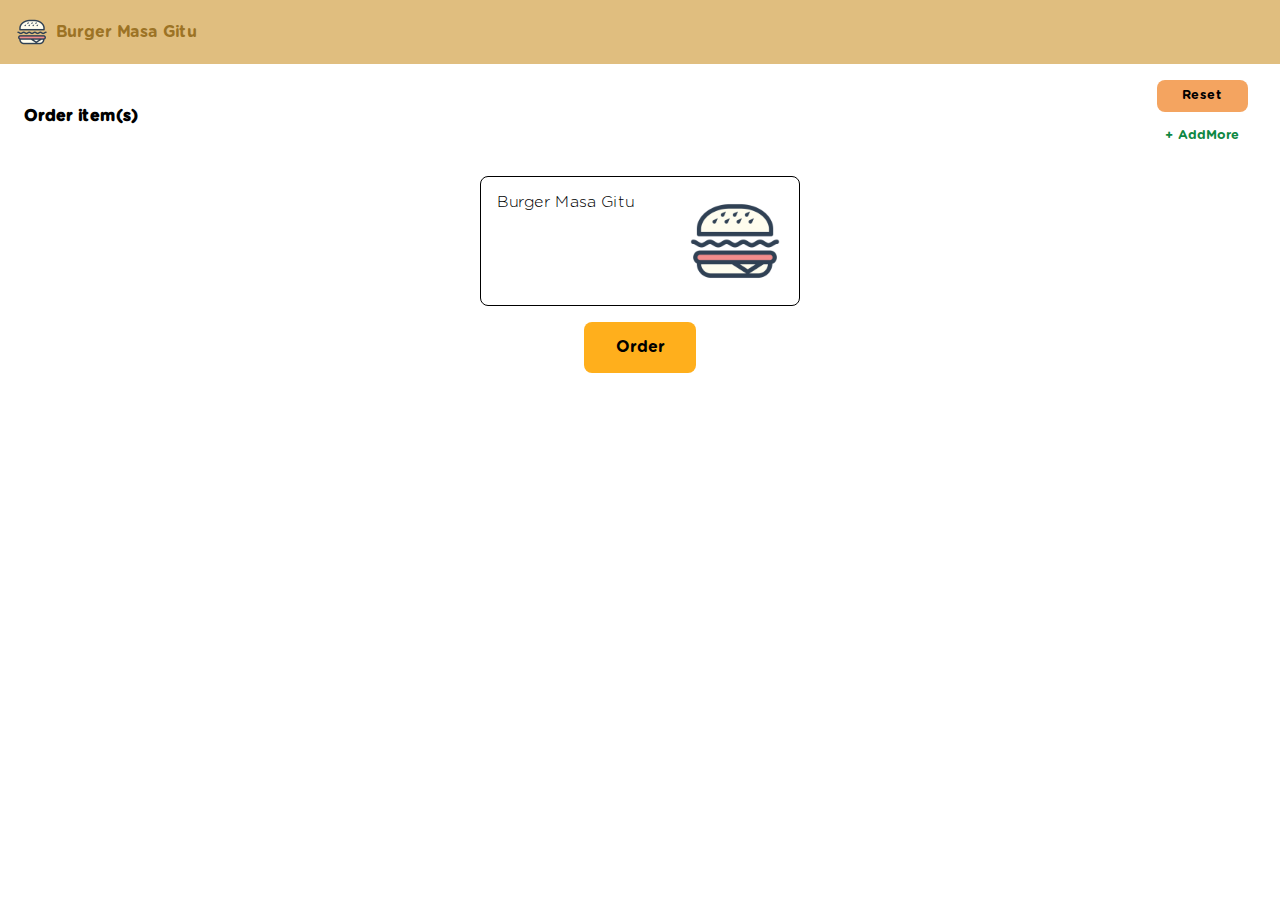
<file: index.html>
<!DOCTYPE html>
<html lang="en">

<head>
    <meta charset="UTF-8">
    <meta name="viewport" content="width=device-width, initial-scale=1.0">
    <title>Document</title>
    <link rel="stylesheet" href="css/style.css">
</head>

<body>
    <div class="Burger-pop">
        <div class="header">
            <div class="header-wrap">
                <img src="image/burger.png" alt="">
                <p>Burger Masa Gitu</p>
            </div>
        </div>

        <div class="content" id="content">
            <div class="content-title">
                <h2>Order item(s)</h2>
                <div class="content-title-btn">
                    <div class="content-reset-btn orange" onclick="clearStorage()">
                        <p>Reset</p>
                    </div>
                    <div class="content-reset-btn green" onclick="showPopUp()">
                        <p>+ AddMore</p>
                    </div>
                </div>
            </div>
            <div class="content-wrap" id="content-wrap">
                <div class="content-box">
                    <p>Burger Masa Gitu</p>
                    <img src="image/burger.png" alt="" srcset="">
                </div>
            </div>
        </div>

        <div class="popUp" id="popUp">
            <div class="popUp-content">
                <div class="popUp-title">
                    <h3>ORDER</h3>
                    <button id="popUp-close">&times;</button>
                </div>
                <div class="popUp-menu">
                    <div class="popUp-order">
                        <p>Choose Burger :</p>
                        <select name="PopUp-Order-list" id="PopUp-Order-list">
                            <option value="Burger Salted Egg">Burger Salted Egg</option>
                            <option value="Bacon Burger with sauce cheese">Bacon Burger with sauce cheese</option>
                            <option value="Cheese Burger">Cheese Burger</option>
                        </select>
                    </div>

                    <div class="popUp-menu-order">
                        <img src="image/burger/png/burger-egg.png" alt="" srcset="">
                        <div class="popUp-label">
                            <label for="Cheese-Burger">Burger Salted Egg</label>
                            <h5>Dengan Sayuran Selada, dan Daging Sapi Pilihan</h5>
                            <div class="price">
                                <p>Rp 25.000,-</p>
                                <div class="popUp-menu-btn">
                                    <p>add order +</p>
                                </div>
                            </div>
                        </div>
                        
                    </div>
                    <div class="popUp-menu-order">
                        <img src="image/burger/png/burger1.png" alt="" srcset="">
                        <div class="popUp-label">
                            <label for="Cheese-Burger">Bacon Burger with sauce cheese</label>
                            <h5>Dengan Sayuran Selada, dan Daging Sapi Pilihan</h5>
                            <div class="price">
                                <p>Rp 30.000,-</p>
                                <div class="popUp-menu-btn">
                                    <p>add order +</p>
                                </div>
                            </div>
                        </div>

                    </div>
                    <div class="popUp-menu-order">
                        <img src="image/burger/png/cheese-burger.png" alt="" srcset="">
                        <div class="popUp-label">
                            <label for="Cheese-Burger">Cheese Burger</label>
                            <h5>Dengan Sayuran Selada, dan Daging Sapi Pilihan</h5>
                            <div class="price">
                                <p>Rp 22.000,-</p>
                                <div class="popUp-menu-btn">
                                    <p>add order +</p>
                                </div>
                            </div>
                        </div>

                    </div>
                    <!-- <div class="popUp-menu-order">
                    <img src="image/Drink/cola.png" alt="" srcset="">
                    <div class="popUp-label">
                        <label for="Cheese-Burger">Cola</label> 
                        <p>Rp 8.000,-</p>
                    </div>
                    
                </div>
                <div class="popUp-menu-order">
                    <img src="image/Drink/Lemon.png" alt="" srcset="">
                    <div class="popUp-label">
                        <label for="Cheese-Burger">Lemon Water</label> 
                        <p>Rp 8.000,-</p>
                    </div>
                    
                </div>

                <div class="popUp-menu-order">
                    <img src="image/Drink/Pepsi.png" alt="" srcset="">
                    <div class="popUp-label">
                        <label for="Cheese-Burger">Pepsi</label> 
                        <p>Rp 8.000,-</p>
                    </div>
                    
                </div> -->

                    <div class="Popup-btn" id="Popup-btn" onclick="btnOrder()">
                        <p>Order</p>
                    </div>
                </div>
            </div>
        </div>

        <div class="button" id="btn" onclick="showPopUp()">
            <p>Order</p>
        </div>

        <div id="overlay"></div>

    </div>
</body>
<script src="script.js"></script>

</html>
</file>
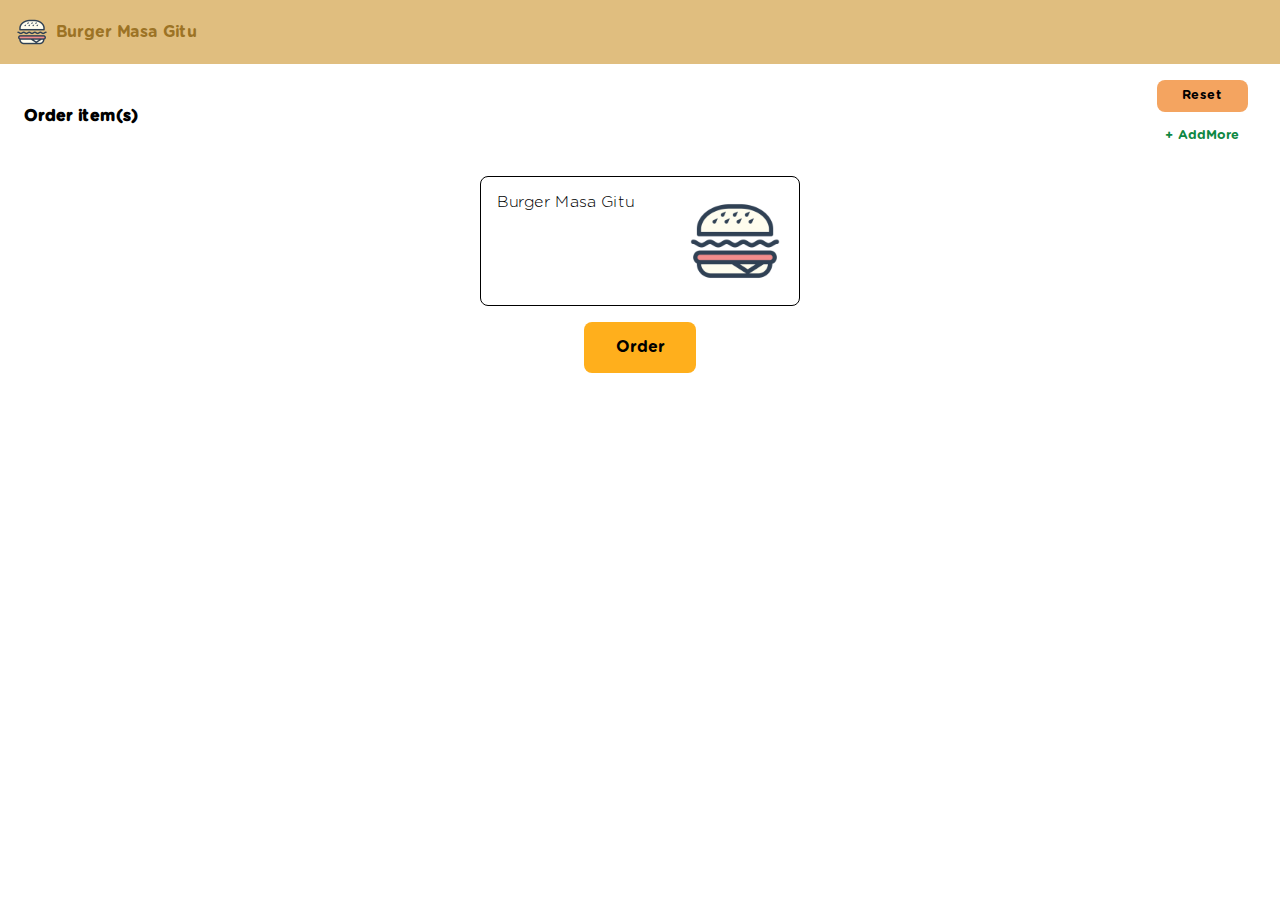
<file: Apps-Burger-Order-master/index.html>
<!DOCTYPE html>
<html lang="en">

<head>
    <meta charset="UTF-8">
    <meta name="viewport" content="width=device-width, initial-scale=1.0">
    <title>Document</title>
    <link rel="stylesheet" href="css/style.css">
</head>

<body>
    <div class="Burger-pop">
        <div class="header">
            <div class="header-wrap">
                <img src="image/burger.png" alt="">
                <p>Burger Masa Gitu</p>
            </div>
        </div>

        <div class="content" id="content">
            <div class="content-title">
                <h2>Order item(s)</h2>
                <div class="content-title-btn">
                    <div class="content-reset-btn orange" onclick="clearStorage()">
                        <p>Reset</p>
                    </div>
                    <div class="content-reset-btn green" onclick="showPopUp()">
                        <p>+ AddMore</p>
                    </div>
                </div>
            </div>
            <div class="content-wrap" id="content-wrap">
                <div class="content-box">
                    <p>Burger Masa Gitu</p>
                    <img src="image/burger.png" alt="" srcset="">
                </div>
            </div>
        </div>

        <div class="popUp" id="popUp">
            <div class="popUp-content">
                <div class="popUp-title">
                    <h3>ORDER</h3>
                    <button id="popUp-close">&times;</button>
                </div>
                <div class="popUp-menu">
                    <div class="popUp-order">
                        <p>Choose Burger :</p>
                        <select name="PopUp-Order-list" id="PopUp-Order-list">
                            <option value="Burger Salted Egg">Burger Salted Egg</option>
                            <option value="Bacon Burger with sauce cheese">Bacon Burger with sauce cheese</option>
                            <option value="Cheese Burger">Cheese Burger</option>
                        </select>
                    </div>

                    <div class="popUp-menu-order">
                        <img src="image/burger/png/burger-egg.png" alt="" srcset="">
                        <div class="popUp-label">
                            <label for="Cheese-Burger">Burger Salted Egg</label>
                            <h5>Dengan Sayuran Selada, dan Daging Sapi Pilihan</h5>
                            <div class="price">
                                <p>Rp 25.000,-</p>
                                <div class="popUp-menu-btn">
                                    <p>add order +</p>
                                </div>
                            </div>
                        </div>
                        
                    </div>
                    <div class="popUp-menu-order">
                        <img src="image/burger/png/burger1.png" alt="" srcset="">
                        <div class="popUp-label">
                            <label for="Cheese-Burger">Bacon Burger with sauce cheese</label>
                            <h5>Dengan Sayuran Selada, dan Daging Sapi Pilihan</h5>
                            <div class="price">
                                <p>Rp 30.000,-</p>
                                <div class="popUp-menu-btn">
                                    <p>add order +</p>
                                </div>
                            </div>
                        </div>

                    </div>
                    <div class="popUp-menu-order">
                        <img src="image/burger/png/cheese-burger.png" alt="" srcset="">
                        <div class="popUp-label">
                            <label for="Cheese-Burger">Cheese Burger</label>
                            <h5>Dengan Sayuran Selada, dan Daging Sapi Pilihan</h5>
                            <div class="price">
                                <p>Rp 22.000,-</p>
                                <div class="popUp-menu-btn">
                                    <p>add order +</p>
                                </div>
                            </div>
                        </div>

                    </div>
                    <!-- <div class="popUp-menu-order">
                    <img src="image/Drink/cola.png" alt="" srcset="">
                    <div class="popUp-label">
                        <label for="Cheese-Burger">Cola</label> 
                        <p>Rp 8.000,-</p>
                    </div>
                    
                </div>
                <div class="popUp-menu-order">
                    <img src="image/Drink/Lemon.png" alt="" srcset="">
                    <div class="popUp-label">
                        <label for="Cheese-Burger">Lemon Water</label> 
                        <p>Rp 8.000,-</p>
                    </div>
                    
                </div>

                <div class="popUp-menu-order">
                    <img src="image/Drink/Pepsi.png" alt="" srcset="">
                    <div class="popUp-label">
                        <label for="Cheese-Burger">Pepsi</label> 
                        <p>Rp 8.000,-</p>
                    </div>
                    
                </div> -->

                    <div class="Popup-btn" id="Popup-btn" onclick="btnOrder()">
                        <p>Order</p>
                    </div>
                </div>
            </div>
        </div>

        <div class="button" id="btn" onclick="showPopUp()">
            <p>Order</p>
        </div>

        <div id="overlay"></div>

    </div>
</body>
<script src="js/script.js"></script>

</html>
</file>
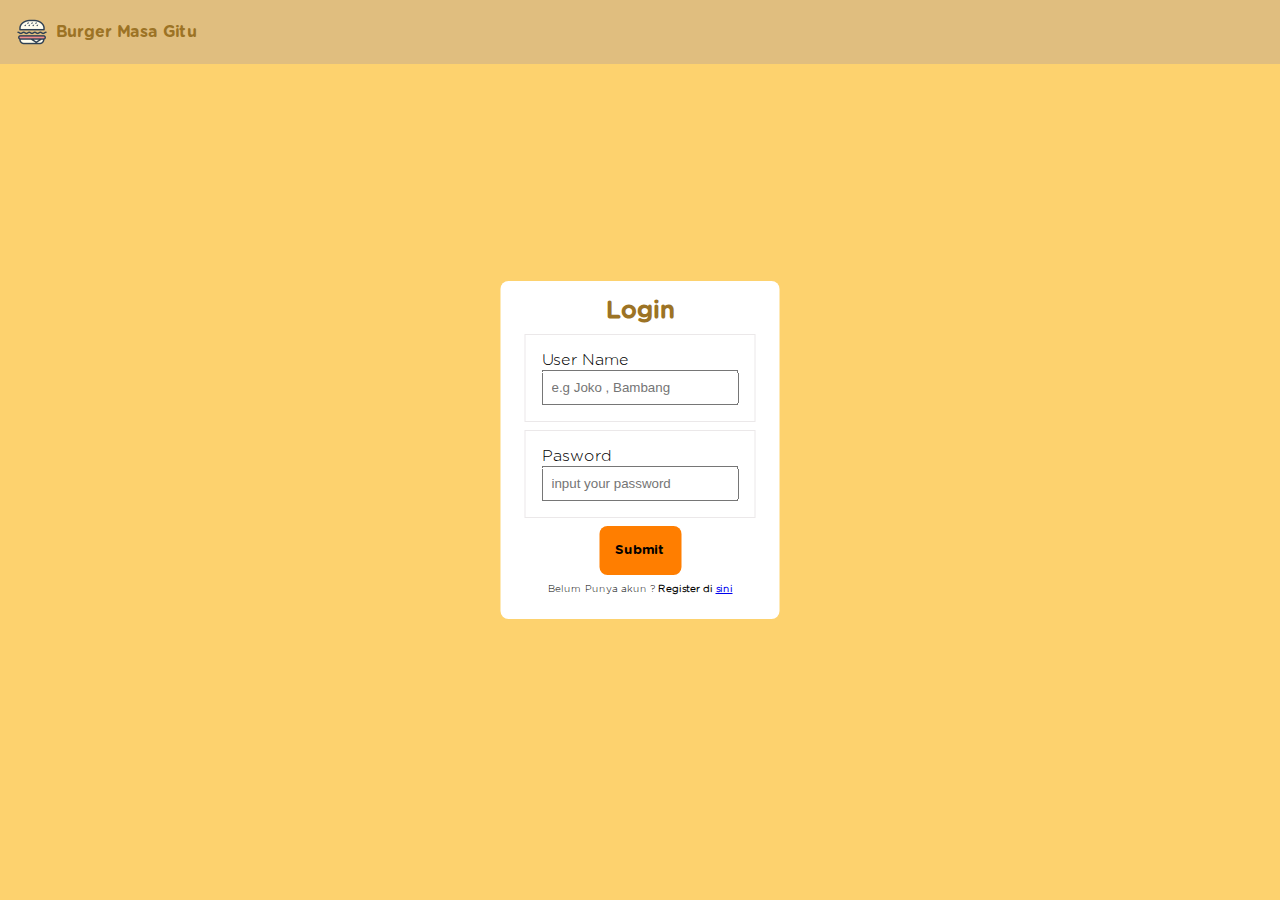
<file: login.html>
<!DOCTYPE html>
<html lang="en">
<head>
    <meta charset="UTF-8">
    <meta name="viewport" content="width=device-width, initial-scale=1.0">
    <title>Document</title>
    <link rel="stylesheet" href="css/login.css">
</head>
<body>
    <div class="header">
        <div class="header-wrap">
          <img src="image/burger.png" alt="">
          <p>Burger Masa Gitu</p>
        </div>
      </div>

      <div class="login">
          <div class="login-box">
              <div class="login-title">
                  <h2>Login </h2>
              </div>
              <div class="login-content">
                  <div class="login-input">
                      <p>User Name</p>
                      <input type="text" placeholder="e.g Joko , Bambang" value="" id="username">
                  </div>

                  <div class="login-input">
                    <p>Pasword</p>
                    <input type="password" placeholder="input your password" value="" id="password">
                </div>

               <div class="btn" id="btn">
                    <input type="button" value="Submit">
               </div>

               <div class="register">
                   <p>Belum Punya akun ? <b>Register di <a href="/register.html">sini</a></b> </p>
               </div>
              </div>
          </div>
      </div>
</body>
<script src="js/login.js"></script>
</html>
</file>
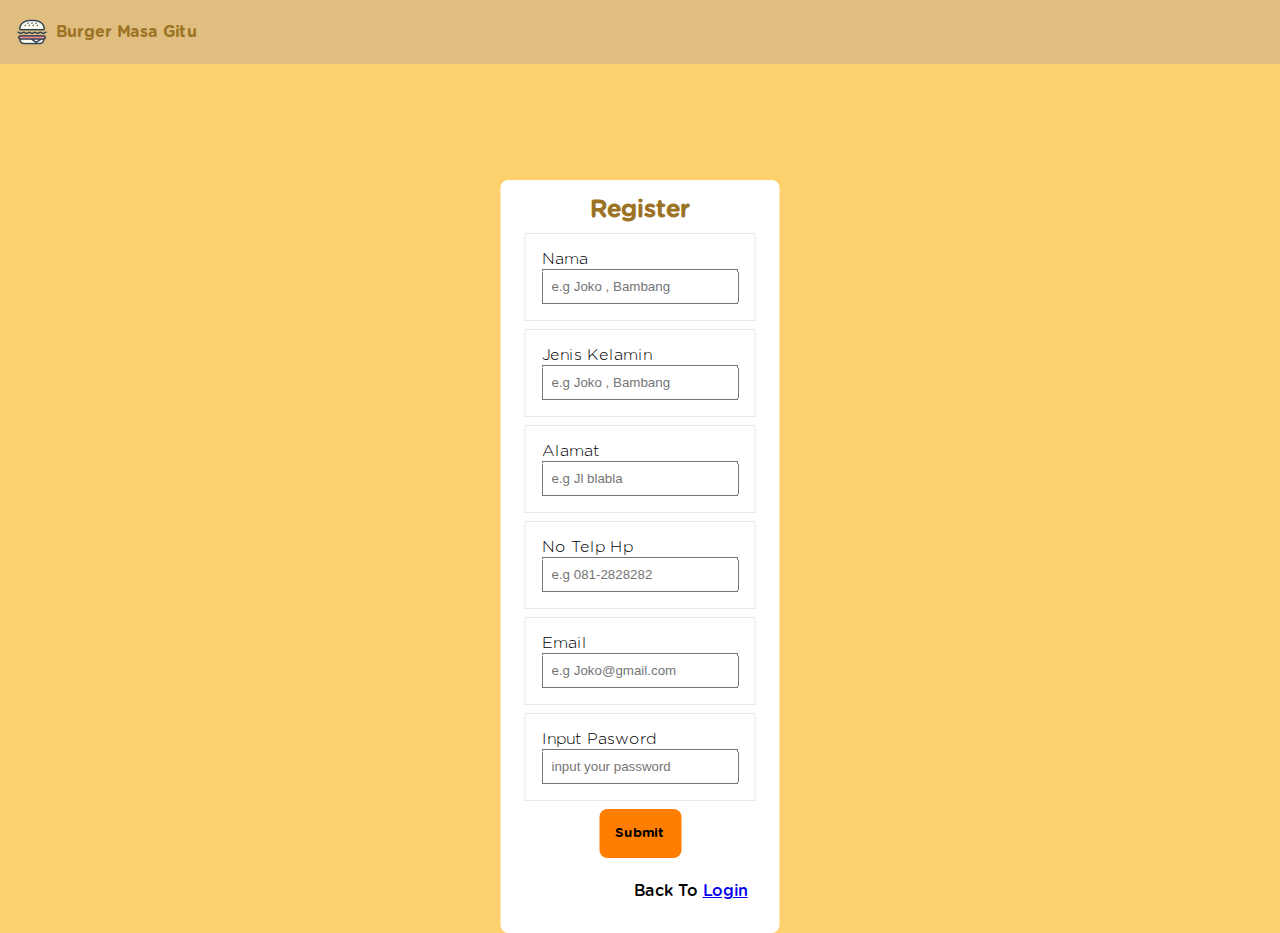
<file: register.html>
<!DOCTYPE html>
<html lang="en">
<head>
    <meta charset="UTF-8">
    <meta name="viewport" content="width=device-width, initial-scale=1.0">
    <title>Document</title>
    <link rel="stylesheet" href="css/register.css">
</head>
<body>
    <div class="header">
        <div class="header-wrap">
          <img src="image/burger.png" alt="">
          <p>Burger Masa Gitu</p>
        </div>
      </div>

      <div class="Register">
          <div class="Register-box">
              <div class="Register-title">
                  <h2>Register </h2>
              </div>
              <div class="Register-content">
                  <div class="Register-input">
                      <p>Nama</p>
                      <input type="text" placeholder="e.g Joko , Bambang" value="">
                  </div>

                  <div class="Register-input">
                    <p>Jenis Kelamin</p>
                    <input type="text" placeholder="e.g Joko , Bambang" value="">
                </div>

                <div class="Register-input">
                    <p>Alamat</p>
                    <input type="text" placeholder="e.g Jl blabla" value="">
                </div>

                <div class="Register-input">
                    <p>No Telp Hp</p>
                    <input type="number" placeholder="e.g 081-2828282" value=""  pattern="[0-9]{3}-[0-9]{9}" required>
                </div>

                <div class="Register-input">
                    <p>Email</p>
                    <input type="text" placeholder="e.g Joko@gmail.com" value="">
                </div>

                  <div class="Register-input">
                    <p>Input Pasword</p>
                    <input type="password" placeholder="input your password" value="">
                </div>

               <div class="btn" id="btn">
                    <input type="button" value="Submit">
               </div>

               <div class="login">
                   <p>Back To <a href="/login.html">Login</a></b> </p>
               </div>
              </div>
          </div>
      </div>

      

    </body>
    <script src="js/register.js"></script>

</html>
</file>
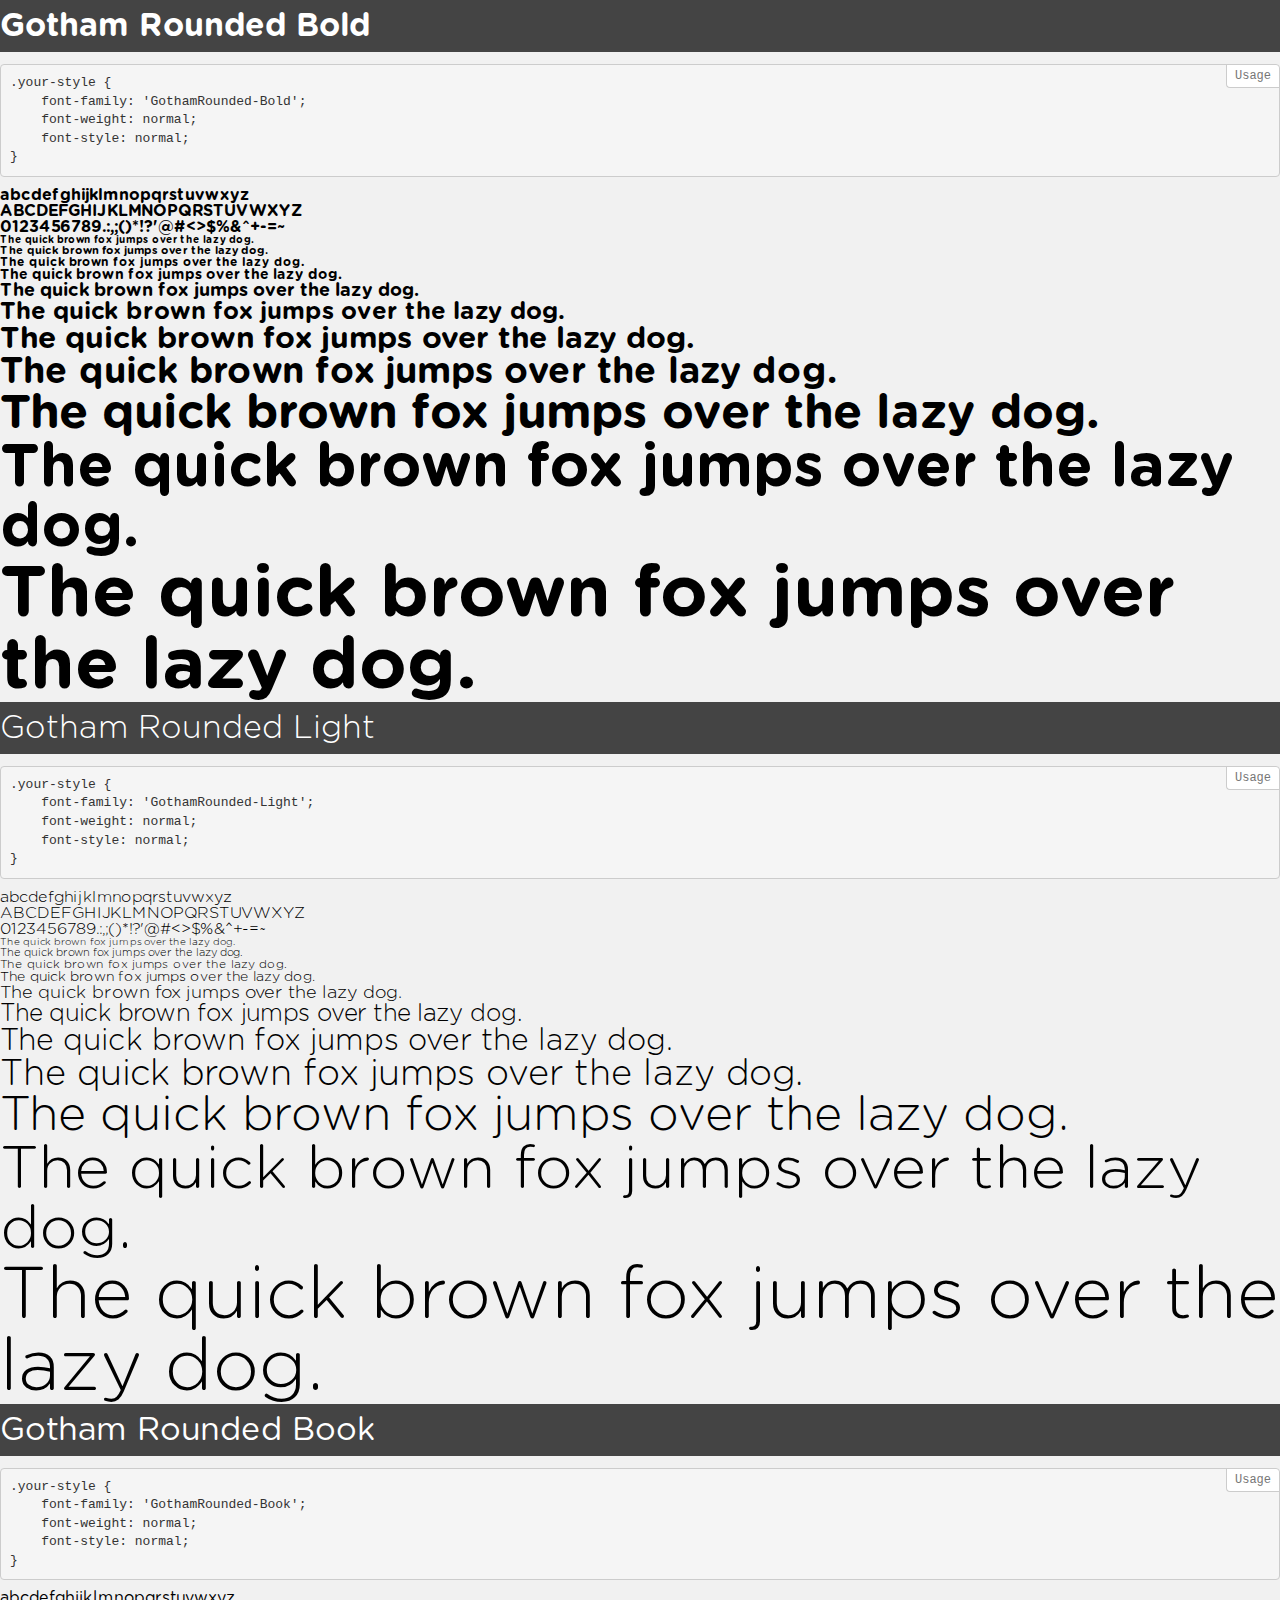
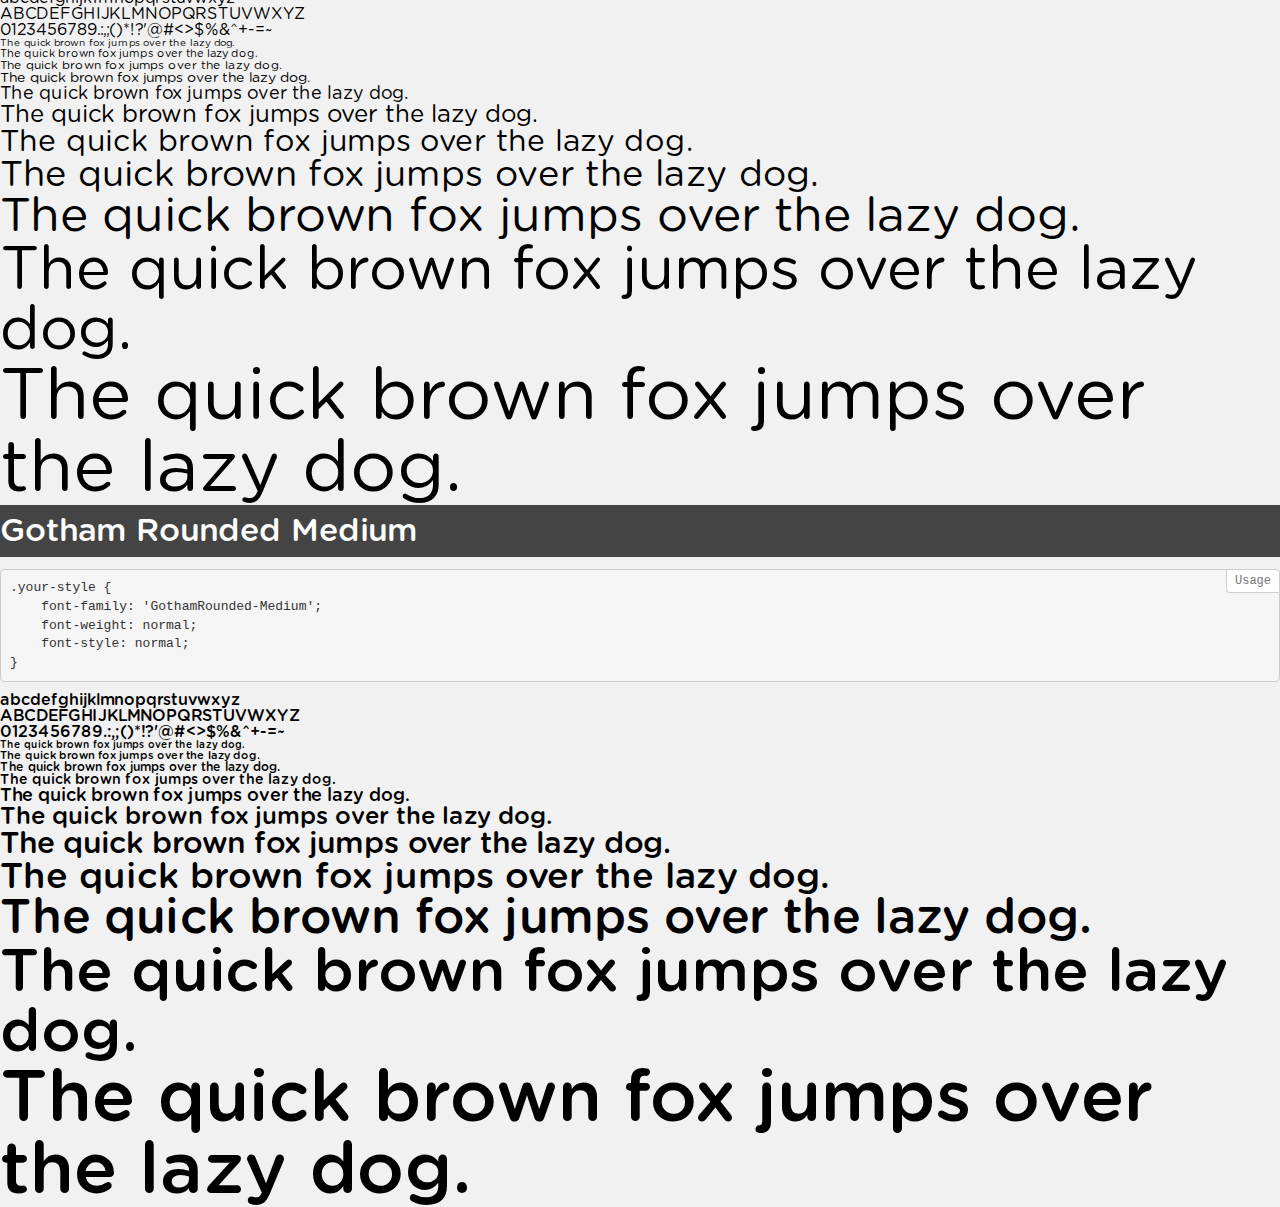
<file: css/fonts/demo.html>
<!DOCTYPE html>
<html>
<head>
    <meta charset="utf-8">
    <meta http-equiv="X-UA-Compatible" content="IE=edge">
    <meta name="viewport" content="width=device-width, initial-scale=1">
    <meta name="robots" content="noindex, noarchive">
    <meta name="format-detection" content="telephone=no">
    <title>Transfonter demo</title>
    <link href="stylesheet.css" rel="stylesheet">
    <style>
        /*
        http://meyerweb.com/eric/tools/css/reset/
        v2.0 | 20110126
        License: none (public domain)
        */
        html, body, div, span, applet, object, iframe,
        h1, h2, h3, h4, h5, h6, p, blockquote, pre,
        a, abbr, acronym, address, big, cite, code,
        del, dfn, em, img, ins, kbd, q, s, samp,
        small, strike, strong, sub, sup, tt, var,
        b, u, i, center,
        dl, dt, dd, ol, ul, li,
        fieldset, form, label, legend,
        table, caption, tbody, tfoot, thead, tr, th, td,
        article, aside, canvas, details, embed,
        figure, figcaption, footer, header, hgroup,
        menu, nav, output, ruby, section, summary,
        time, mark, audio, video {
            margin: 0;
            padding: 0;
            border: 0;
            font-size: 100%;
            font: inherit;
            vertical-align: baseline;
        }
        /* HTML5 display-role reset for older browsers */
        article, aside, details, figcaption, figure,
        footer, header, hgroup, menu, nav, section {
            display: block;
        }
        body {
            line-height: 1;
        }
        ol, ul {
            list-style: none;
        }
        blockquote, q {
            quotes: none;
        }
        blockquote:before, blockquote:after,
        q:before, q:after {
            content: '';
            content: none;
        }
        table {
            border-collapse: collapse;
            border-spacing: 0;
        }
        /* common styles */
        body {
            background: #f1f1f1;
            color: #000;
        }
        .page {
            background: #fff;
            width: 920px;
            margin: 0 auto;
            padding: 20px 20px 0 20px;
            overflow: hidden;
        }
        .font-container {
            overflow-x: auto;
            overflow-y: hidden;
            margin-bottom: 40px;
            line-height: 1.3;
            white-space: nowrap;
            padding-bottom: 5px;
        }
        h1 {
            position: relative;
            background: #444;
            font-size: 32px;
            color: #fff;
            padding: 10px 20px;
            margin: 0 -20px 12px -20px;
        }
        .letters {
            font-size: 25px;
            margin-bottom: 20px;
        }
        .s10:before {
            content: '10px';
        }
        .s11:before {
            content: '11px';
        }
        .s12:before {
            content: '12px';
        }
        .s14:before {
            content: '14px';
        }
        .s18:before {
            content: '18px';
        }
        .s24:before {
            content: '24px';
        }
        .s30:before {
            content: '30px';
        }
        .s36:before {
            content: '36px';
        }
        .s48:before {
            content: '48px';
        }
        .s60:before {
            content: '60px';
        }
        .s72:before {
            content: '72px';
        }
        .s10:before, .s11:before, .s12:before, .s14:before,
        .s18:before, .s24:before, .s30:before, .s36:before,
        .s48:before, .s60:before, .s72:before {
            font-family: Arial, sans-serif;
            font-size: 10px;
            font-weight: normal;
            font-style: normal;
            color: #999;
            padding-right: 6px;
        }
        pre {
            display: block;
            position: relative;
            padding: 9px;
            margin: 0 0 10px;
            font-family: Monaco, Menlo, Consolas, "Courier New", monospace !important;
            font-size: 13px;
            line-height: 1.428571429;
            color: #333;
            font-weight: normal !important;
            font-style: normal !important;
            background-color: #f5f5f5;
            border: 1px solid #ccc;
            overflow-x: auto;
            border-radius: 4px;
        }
        pre:after {
            display: block;
            position: absolute;
            right: 0;
            top: 0;
            content: 'Usage';
            line-height: 1;
            padding: 5px 8px;
            font-size: 12px;
            color: #767676;
            background-color: #fff;
            border: 1px solid #ccc;
            border-right: none;
            border-top: none;
            border-radius: 0 4px 0 4px;
            z-index: 10;
        }
        /* responsive */
        @media (max-width: 959px) {
            .page {
                width: auto;
                margin: 0;
            }
        }
    </style>
</head>
<body>
<div ="page">
    <div ="demo" style="font-family: 'GothamRounded-Bold'; font-weight: normal; font-style: normal;">
        <h1>Gotham Rounded Bold</h1>
        <pre>.your-style {
    font-family: 'GothamRounded-Bold';
    font-weight: normal;
    font-style: normal;
}</pre>
        <div ="font-container">
            <p ="letters">
                abcdefghijklmnopqrstuvwxyz<br>
ABCDEFGHIJKLMNOPQRSTUVWXYZ<br>
                0123456789.:,;()*!?'@#<>$%&^+-=~
            </p>
            <p ="s10" style="font-size: 10px;">The quick brown fox jumps over the lazy dog.</p>
            <p ="s11" style="font-size: 11px;">The quick brown fox jumps over the lazy dog.</p>
            <p ="s12" style="font-size: 12px;">The quick brown fox jumps over the lazy dog.</p>
            <p ="s14" style="font-size: 14px;">The quick brown fox jumps over the lazy dog.</p>
            <p ="s18" style="font-size: 18px;">The quick brown fox jumps over the lazy dog.</p>
            <p ="s24" style="font-size: 24px;">The quick brown fox jumps over the lazy dog.</p>
            <p ="s30" style="font-size: 30px;">The quick brown fox jumps over the lazy dog.</p>
            <p ="s36" style="font-size: 36px;">The quick brown fox jumps over the lazy dog.</p>
            <p ="s48" style="font-size: 48px;">The quick brown fox jumps over the lazy dog.</p>
            <p ="s60" style="font-size: 60px;">The quick brown fox jumps over the lazy dog.</p>
            <p ="s72" style="font-size: 72px;">The quick brown fox jumps over the lazy dog.</p>
        </div>
    </div>
    <div ="demo" style="font-family: 'GothamRounded-Light'; font-weight: normal; font-style: normal;">
        <h1>Gotham Rounded Light</h1>
        <pre>.your-style {
    font-family: 'GothamRounded-Light';
    font-weight: normal;
    font-style: normal;
}</pre>
        <div ="font-container">
            <p ="letters">
                abcdefghijklmnopqrstuvwxyz<br>
ABCDEFGHIJKLMNOPQRSTUVWXYZ<br>
                0123456789.:,;()*!?'@#<>$%&^+-=~
            </p>
            <p ="s10" style="font-size: 10px;">The quick brown fox jumps over the lazy dog.</p>
            <p ="s11" style="font-size: 11px;">The quick brown fox jumps over the lazy dog.</p>
            <p ="s12" style="font-size: 12px;">The quick brown fox jumps over the lazy dog.</p>
            <p ="s14" style="font-size: 14px;">The quick brown fox jumps over the lazy dog.</p>
            <p ="s18" style="font-size: 18px;">The quick brown fox jumps over the lazy dog.</p>
            <p ="s24" style="font-size: 24px;">The quick brown fox jumps over the lazy dog.</p>
            <p ="s30" style="font-size: 30px;">The quick brown fox jumps over the lazy dog.</p>
            <p ="s36" style="font-size: 36px;">The quick brown fox jumps over the lazy dog.</p>
            <p ="s48" style="font-size: 48px;">The quick brown fox jumps over the lazy dog.</p>
            <p ="s60" style="font-size: 60px;">The quick brown fox jumps over the lazy dog.</p>
            <p ="s72" style="font-size: 72px;">The quick brown fox jumps over the lazy dog.</p>
        </div>
    </div>
    <div ="demo" style="font-family: 'GothamRounded-Book'; font-weight: normal; font-style: normal;">
        <h1>Gotham Rounded Book</h1>
        <pre>.your-style {
    font-family: 'GothamRounded-Book';
    font-weight: normal;
    font-style: normal;
}</pre>
        <div ="font-container">
            <p ="letters">
                abcdefghijklmnopqrstuvwxyz<br>
ABCDEFGHIJKLMNOPQRSTUVWXYZ<br>
                0123456789.:,;()*!?'@#<>$%&^+-=~
            </p>
            <p ="s10" style="font-size: 10px;">The quick brown fox jumps over the lazy dog.</p>
            <p ="s11" style="font-size: 11px;">The quick brown fox jumps over the lazy dog.</p>
            <p ="s12" style="font-size: 12px;">The quick brown fox jumps over the lazy dog.</p>
            <p ="s14" style="font-size: 14px;">The quick brown fox jumps over the lazy dog.</p>
            <p ="s18" style="font-size: 18px;">The quick brown fox jumps over the lazy dog.</p>
            <p ="s24" style="font-size: 24px;">The quick brown fox jumps over the lazy dog.</p>
            <p ="s30" style="font-size: 30px;">The quick brown fox jumps over the lazy dog.</p>
            <p ="s36" style="font-size: 36px;">The quick brown fox jumps over the lazy dog.</p>
            <p ="s48" style="font-size: 48px;">The quick brown fox jumps over the lazy dog.</p>
            <p ="s60" style="font-size: 60px;">The quick brown fox jumps over the lazy dog.</p>
            <p ="s72" style="font-size: 72px;">The quick brown fox jumps over the lazy dog.</p>
        </div>
    </div>
    <div ="demo" style="font-family: 'GothamRounded-Medium'; font-weight: normal; font-style: normal;">
        <h1>Gotham Rounded Medium</h1>
        <pre>.your-style {
    font-family: 'GothamRounded-Medium';
    font-weight: normal;
    font-style: normal;
}</pre>
        <div ="font-container">
            <p ="letters">
                abcdefghijklmnopqrstuvwxyz<br>
ABCDEFGHIJKLMNOPQRSTUVWXYZ<br>
                0123456789.:,;()*!?'@#<>$%&^+-=~
            </p>
            <p ="s10" style="font-size: 10px;">The quick brown fox jumps over the lazy dog.</p>
            <p ="s11" style="font-size: 11px;">The quick brown fox jumps over the lazy dog.</p>
            <p ="s12" style="font-size: 12px;">The quick brown fox jumps over the lazy dog.</p>
            <p ="s14" style="font-size: 14px;">The quick brown fox jumps over the lazy dog.</p>
            <p ="s18" style="font-size: 18px;">The quick brown fox jumps over the lazy dog.</p>
            <p ="s24" style="font-size: 24px;">The quick brown fox jumps over the lazy dog.</p>
            <p ="s30" style="font-size: 30px;">The quick brown fox jumps over the lazy dog.</p>
            <p ="s36" style="font-size: 36px;">The quick brown fox jumps over the lazy dog.</p>
            <p ="s48" style="font-size: 48px;">The quick brown fox jumps over the lazy dog.</p>
            <p ="s60" style="font-size: 60px;">The quick brown fox jumps over the lazy dog.</p>
            <p ="s72" style="font-size: 72px;">The quick brown fox jumps over the lazy dog.</p>
        </div>
    </div>
</div>
</body>
</html>
</file>
<file: css/style.css>
@font-face {
  font-family: "GothamRounded-Bold";
  src: url("fonts/GothamRounded-Bold.eot");
  src: url("fonts/GothamRounded-Bold.eot?#iefix") format("embedded-opentype"), url("fonts/GothamRounded-Bold.woff2") format("woff2"), url("fonts/GothamRounded-Bold.woff") format("woff");
  font-weight: normal;
  font-style: normal;
}
@font-face {
  font-family: "GothamRounded-Light";
  src: url("fonts/GothamRounded-Light.eot");
  src: url("fonts/GothamRounded-Light.eot?#iefix") format("embedded-opentype"), url("fonts/GothamRounded-Light.woff2") format("woff2"), url("fonts/GothamRounded-Light.woff") format("woff");
  font-weight: normal;
  font-style: normal;
}
@font-face {
  font-family: "GothamRounded-Book";
  src: url("fonts/GothamRounded-Book.eot");
  src: url("fonts/GothamRounded-Book.eot?#iefix") format("embedded-opentype"), url("fonts/GothamRounded-Book.woff2") format("woff2"), url("fonts/GothamRounded-Book.woff") format("woff");
  font-weight: normal;
  font-style: normal;
}
@font-face {
  font-family: "GothamRounded-Medium";
  src: url("fonts/GothamRounded-Medium.eot");
  src: url("fonts/GothamRounded-Medium.eot?#iefix") format("embedded-opentype"), url("fonts/GothamRounded-Medium.woff2") format("woff2"), url("fonts/GothamRounded-Medium.woff") format("woff");
  font-weight: normal;
  font-style: normal;
}
* {
  padding: 0;
  margin: 0;
}

.green {
  color: #0e8843 !important;
}

.orange {
  background-color: sandybrown;
}

.Burger-pop .header {
  background-color: #e0be7f;
  height: 50%;
  font-family: "GothamRounded-Bold";
}
.Burger-pop .header .header-wrap {
  padding: 1rem;
  display: flex;
}
.Burger-pop .header .header-wrap img {
  width: 2rem;
  height: 2rem;
}
.Burger-pop .header .header-wrap p {
  display: flex;
  justify-content: center;
  align-items: center;
  padding-left: 0.5rem;
  color: #9c7325;
}
.Burger-pop .content .content-title {
  display: flex;
  justify-content: space-between;
  align-items: center;
  padding: 0.5rem 1.5rem;
}
.Burger-pop .content .content-title h2 {
  font-family: GothamRounded-Bold;
  font-size: 1rem;
}
.Burger-pop .content .content-title .content-title-btn .content-reset-btn {
  font-family: GothamRounded-Bold;
  font-size: 0.8rem;
  text-align: center;
  border-radius: 0.5rem;
  padding: 0.5rem;
  cursor: pointer;
  margin: 0.5rem;
}
.Burger-pop .content .content-wrap {
  position: relative;
  width: 20rem;
  left: 50%;
  transform: translateX(-50%);
  display: block;
  padding: 0.5rem;
}
.Burger-pop .content .content-wrap .content-box {
  display: flex;
  justify-content: space-between;
  font-family: GothamRounded-Light;
  border-radius: 0.5rem;
  padding: 1rem;
  border: 1px solid;
  margin-bottom: 0.5rem;
}
.Burger-pop .content .content-wrap .content-box img {
  width: 6rem;
  height: 6rem;
}
.Burger-pop .popUp {
  display: none;
  position: fixed;
  left: 50%;
  transform: translateX(-50%);
  padding: 1rem;
  font-family: GothamRounded-Medium;
  font-size: 12px;
  z-index: 10;
}
.Burger-pop .popUp .popUp-content {
  width: 20rem;
  background-color: #e0be7f;
  box-shadow: 0px 0px 20px 2px;
  border-radius: 0.5rem;
  padding: 0.5rem;
}
.Burger-pop .popUp .popUp-content .popUp-title {
  display: flex;
  justify-content: space-between;
  align-items: center;
  border-bottom: solid 2px;
}
.Burger-pop .popUp .popUp-content .popUp-title h3 {
  font-family: GothamRounded-Bold;
  font-size: 2rem;
}
.Burger-pop .popUp .popUp-content .popUp-title button {
  border: none;
  outline: none;
  cursor: pointer;
  background: none;
  font-size: 2rem;
  font-weight: bold;
}
.Burger-pop .popUp .popUp-content .popUp-menu {
  padding: 1rem 0.5rem;
}
.Burger-pop .popUp .popUp-content .popUp-menu .popUp-order p {
  font-family: GothamRounded-Bold;
  font-size: 1rem;
  margin-bottom: 0.5rem;
}
.Burger-pop .popUp .popUp-content .popUp-menu .popUp-order select {
  font-family: GothamRounded-Book;
}
.Burger-pop .popUp .popUp-content .popUp-menu .popUp-order option {
  font-family: GothamRounded-Book;
}
.Burger-pop .popUp .popUp-content .popUp-menu .popUp-menu-order {
  display: flex;
  align-items: center;
}
.Burger-pop .popUp .popUp-content .popUp-menu .popUp-menu-order img {
  width: 5rem;
}
.Burger-pop .popUp .popUp-content .popUp-menu .popUp-menu-order .popUp-label {
  padding-left: 1rem;
  width: 100%;
}
.Burger-pop .popUp .popUp-content .popUp-menu .popUp-menu-order .popUp-label label {
  font-family: GothamRounded-Bold;
  font-size: 1rem;
}
.Burger-pop .popUp .popUp-content .popUp-menu .popUp-menu-order .popUp-label h5 {
  font-family: GothamRounded-Light;
}
.Burger-pop .popUp .popUp-content .popUp-menu .popUp-menu-order .popUp-label .price {
  display: flex;
  justify-content: space-between;
}
.Burger-pop .popUp .popUp-content .popUp-menu .popUp-menu-order .popUp-label .price p {
  font-family: GothamRounded-medium;
  padding: 0.1rem;
}
.Burger-pop .popUp .popUp-content .popUp-menu .popUp-menu-order .popUp-label .price .popUp-menu-btn {
  text-align: center;
  padding: 0.2rem;
  border-radius: 0.2rem;
  background-color: #19610a;
  color: white;
  font-size: 0.5rem;
  margin-left: 0.5rem;
  font-family: GothamRounded-Bold;
  cursor: pointer;
}
.Burger-pop .popUp .popUp-content .popUp-menu .Popup-btn {
  text-align: center;
  padding: 1rem;
  border-radius: 0.5rem;
  border: 1px solid;
  margin-left: 70%;
  background-color: #ffaf1c;
  font-family: GothamRounded-Bold;
  cursor: pointer;
}
.Burger-pop .button {
  display: block;
  padding: 1rem;
  border-radius: 0.5rem;
  position: relative;
  margin-bottom: 1rem;
  width: 5rem;
  text-align: center;
  left: 50%;
  bottom: 0;
  font-family: GothamRounded-Bold;
  transform: translateX(-50%);
  background-color: #ffaf1c;
  cursor: pointer;
}
.Burger-pop #overlay {
  position: fixed;
  top: 0;
  left: 0;
  right: 0;
  bottom: 0;
  background-color: rgba(0, 0, 0, 0.5);
  pointer-events: none;
  opacity: 0;
}
.Burger-pop #overlay.active {
  pointer-events: all;
  opacity: 1;
}

/*# sourceMappingURL=style.css.map */
</file>
<file: Apps-Burger-Order-master/css/style.css>
@font-face {
  font-family: "GothamRounded-Bold";
  src: url("fonts/GothamRounded-Bold.eot");
  src: url("fonts/GothamRounded-Bold.eot?#iefix") format("embedded-opentype"), url("fonts/GothamRounded-Bold.woff2") format("woff2"), url("fonts/GothamRounded-Bold.woff") format("woff");
  font-weight: normal;
  font-style: normal;
}
@font-face {
  font-family: "GothamRounded-Light";
  src: url("fonts/GothamRounded-Light.eot");
  src: url("fonts/GothamRounded-Light.eot?#iefix") format("embedded-opentype"), url("fonts/GothamRounded-Light.woff2") format("woff2"), url("fonts/GothamRounded-Light.woff") format("woff");
  font-weight: normal;
  font-style: normal;
}
@font-face {
  font-family: "GothamRounded-Book";
  src: url("fonts/GothamRounded-Book.eot");
  src: url("fonts/GothamRounded-Book.eot?#iefix") format("embedded-opentype"), url("fonts/GothamRounded-Book.woff2") format("woff2"), url("fonts/GothamRounded-Book.woff") format("woff");
  font-weight: normal;
  font-style: normal;
}
@font-face {
  font-family: "GothamRounded-Medium";
  src: url("fonts/GothamRounded-Medium.eot");
  src: url("fonts/GothamRounded-Medium.eot?#iefix") format("embedded-opentype"), url("fonts/GothamRounded-Medium.woff2") format("woff2"), url("fonts/GothamRounded-Medium.woff") format("woff");
  font-weight: normal;
  font-style: normal;
}
* {
  padding: 0;
  margin: 0;
}

.green {
  color: #0e8843 !important;
}

.orange {
  background-color: sandybrown;
}

.Burger-pop .header {
  background-color: #e0be7f;
  height: 50%;
  font-family: "GothamRounded-Bold";
}
.Burger-pop .header .header-wrap {
  padding: 1rem;
  display: flex;
}
.Burger-pop .header .header-wrap img {
  width: 2rem;
  height: 2rem;
}
.Burger-pop .header .header-wrap p {
  display: flex;
  justify-content: center;
  align-items: center;
  padding-left: 0.5rem;
  color: #9c7325;
}
.Burger-pop .content .content-title {
  display: flex;
  justify-content: space-between;
  align-items: center;
  padding: 0.5rem 1.5rem;
}
.Burger-pop .content .content-title h2 {
  font-family: GothamRounded-Bold;
  font-size: 1rem;
}
.Burger-pop .content .content-title .content-title-btn .content-reset-btn {
  font-family: GothamRounded-Bold;
  font-size: 0.8rem;
  text-align: center;
  border-radius: 0.5rem;
  padding: 0.5rem;
  cursor: pointer;
  margin: 0.5rem;
}
.Burger-pop .content .content-wrap {
  position: relative;
  width: 20rem;
  left: 50%;
  transform: translateX(-50%);
  display: block;
  padding: 0.5rem;
}
.Burger-pop .content .content-wrap .content-box {
  display: flex;
  justify-content: space-between;
  font-family: GothamRounded-Light;
  border-radius: 0.5rem;
  padding: 1rem;
  border: 1px solid;
  margin-bottom: 0.5rem;
}
.Burger-pop .content .content-wrap .content-box img {
  width: 6rem;
  height: 6rem;
}
.Burger-pop .popUp {
  display: none;
  position: fixed;
  left: 50%;
  transform: translateX(-50%);
  padding: 1rem;
  font-family: GothamRounded-Medium;
  font-size: 12px;
  z-index: 10;
}
.Burger-pop .popUp .popUp-content {
  width: 20rem;
  background-color: #e0be7f;
  box-shadow: 0px 0px 20px 2px;
  border-radius: 0.5rem;
  padding: 0.5rem;
}
.Burger-pop .popUp .popUp-content .popUp-title {
  display: flex;
  justify-content: space-between;
  align-items: center;
  border-bottom: solid 2px;
}
.Burger-pop .popUp .popUp-content .popUp-title h3 {
  font-family: GothamRounded-Bold;
  font-size: 2rem;
}
.Burger-pop .popUp .popUp-content .popUp-title button {
  border: none;
  outline: none;
  cursor: pointer;
  background: none;
  font-size: 2rem;
  font-weight: bold;
}
.Burger-pop .popUp .popUp-content .popUp-menu {
  padding: 1rem 0.5rem;
}
.Burger-pop .popUp .popUp-content .popUp-menu .popUp-order p {
  font-family: GothamRounded-Bold;
  font-size: 1rem;
  margin-bottom: 0.5rem;
}
.Burger-pop .popUp .popUp-content .popUp-menu .popUp-order select {
  font-family: GothamRounded-Book;
}
.Burger-pop .popUp .popUp-content .popUp-menu .popUp-order option {
  font-family: GothamRounded-Book;
}
.Burger-pop .popUp .popUp-content .popUp-menu .popUp-menu-order {
  display: flex;
  align-items: center;
  margin: 1rem 0rem;
}
.Burger-pop .popUp .popUp-content .popUp-menu .popUp-menu-order img {
  width: 5rem;
}
.Burger-pop .popUp .popUp-content .popUp-menu .popUp-menu-order .popUp-label {
  padding-left: 1rem;
  width: 100%;
}
.Burger-pop .popUp .popUp-content .popUp-menu .popUp-menu-order .popUp-label label {
  font-family: GothamRounded-Bold;
  font-size: 1rem;
}
.Burger-pop .popUp .popUp-content .popUp-menu .popUp-menu-order .popUp-label h5 {
  font-family: GothamRounded-Light;
}
.Burger-pop .popUp .popUp-content .popUp-menu .popUp-menu-order .popUp-label .price {
  display: flex;
  justify-content: space-between;
}
.Burger-pop .popUp .popUp-content .popUp-menu .popUp-menu-order .popUp-label .price p {
  font-family: GothamRounded-medium;
  padding: 0.1rem;
}
.Burger-pop .popUp .popUp-content .popUp-menu .popUp-menu-order .popUp-label .price .popUp-menu-btn {
  text-align: center;
  padding: 0.2rem;
  border-radius: 0.2rem;
  background-color: #19610a;
  color: white;
  font-size: 0.5rem;
  margin-left: 0.5rem;
  font-family: GothamRounded-Bold;
  cursor: pointer;
}
.Burger-pop .popUp .popUp-content .popUp-menu .Popup-btn {
  text-align: center;
  padding: 1rem;
  border-radius: 0.5rem;
  border: 1px solid;
  margin-left: 70%;
  background-color: #ffaf1c;
  font-family: GothamRounded-Bold;
  cursor: pointer;
}
.Burger-pop .button {
  display: block;
  padding: 1rem;
  border-radius: 0.5rem;
  position: relative;
  margin-bottom: 1rem;
  width: 5rem;
  text-align: center;
  left: 50%;
  bottom: 0;
  font-family: GothamRounded-Bold;
  transform: translateX(-50%);
  background-color: #ffaf1c;
  cursor: pointer;
}
.Burger-pop #overlay {
  position: fixed;
  top: 0;
  left: 0;
  right: 0;
  bottom: 0;
  background-color: rgba(0, 0, 0, 0.5);
  pointer-events: none;
  opacity: 0;
}
.Burger-pop #overlay.active {
  pointer-events: all;
  opacity: 1;
}

/*# sourceMappingURL=style.css.map */
</file>
<file: css/login.css>
@font-face {
  font-family: "GothamRounded-Bold";
  src: url("fonts/GothamRounded-Bold.eot");
  src: url("fonts/GothamRounded-Bold.eot?#iefix") format("embedded-opentype"), url("fonts/GothamRounded-Bold.woff2") format("woff2"), url("fonts/GothamRounded-Bold.woff") format("woff");
  font-weight: normal;
  font-style: normal;
}
@font-face {
  font-family: "GothamRounded-Light";
  src: url("fonts/GothamRounded-Light.eot");
  src: url("fonts/GothamRounded-Light.eot?#iefix") format("embedded-opentype"), url("fonts/GothamRounded-Light.woff2") format("woff2"), url("fonts/GothamRounded-Light.woff") format("woff");
  font-weight: normal;
  font-style: normal;
}
@font-face {
  font-family: "GothamRounded-Book";
  src: url("fonts/GothamRounded-Book.eot");
  src: url("fonts/GothamRounded-Book.eot?#iefix") format("embedded-opentype"), url("fonts/GothamRounded-Book.woff2") format("woff2"), url("fonts/GothamRounded-Book.woff") format("woff");
  font-weight: normal;
  font-style: normal;
}
@font-face {
  font-family: "GothamRounded-Medium";
  src: url("fonts/GothamRounded-Medium.eot");
  src: url("fonts/GothamRounded-Medium.eot?#iefix") format("embedded-opentype"), url("fonts/GothamRounded-Medium.woff2") format("woff2"), url("fonts/GothamRounded-Medium.woff") format("woff");
  font-weight: normal;
  font-style: normal;
}
* {
  padding: 0;
  margin: 0;
}

body {
  background-color: rgba(253, 207, 100, 0.933);
}

.header {
  background-color: #e0be7f;
  height: 50%;
  font-family: "GothamRounded-Bold";
}
.header .header-wrap {
  padding: 1rem;
  display: flex;
}
.header .header-wrap img {
  width: 2rem;
  height: 2rem;
}
.header .header-wrap p {
  display: flex;
  justify-content: center;
  align-items: center;
  padding-left: 0.5rem;
  color: #9c7325;
}

.login {
  display: flex;
  font-family: GothamRounded-Medium;
}
.login .login-box {
  position: absolute;
  left: 50%;
  top: 50%;
  transform: translate(-50%, -50%);
  background-color: white;
  padding: 1rem;
  border-radius: 0.5rem;
}
.login .login-box .login-title {
  text-align: center;
  color: #9c7325;
}
.login .login-box .login-content .login-input {
  font-family: GothamRounded-Light;
  font-size: 1rem;
  border: 1px solid #ebe8e9;
  padding: 1rem;
  margin: 0.5rem;
}
.login .login-box .login-content .login-input input {
  padding: 0.5rem;
}
.login .login-box .login-content .btn {
  display: flex;
  justify-content: center;
}
.login .login-box .login-content .btn input {
  font-family: GothamRounded-Bold;
  color: black;
  background-color: #ff7e00;
  border-radius: 0.5rem;
  padding: 1rem;
  outline: none;
  border: none;
}
.login .login-box .login-content .register {
  font-family: GothamRounded-Light;
  display: flex;
  justify-content: center;
  margin: 0.5rem;
}
.login .login-box .login-content .register p {
  font-size: 10px;
}

/*# sourceMappingURL=login.css.map */
</file>
<file: css/register.css>
@font-face {
  font-family: "GothamRounded-Bold";
  src: url("fonts/GothamRounded-Bold.eot");
  src: url("fonts/GothamRounded-Bold.eot?#iefix") format("embedded-opentype"), url("fonts/GothamRounded-Bold.woff2") format("woff2"), url("fonts/GothamRounded-Bold.woff") format("woff");
  font-weight: normal;
  font-style: normal;
}
@font-face {
  font-family: "GothamRounded-Light";
  src: url("fonts/GothamRounded-Light.eot");
  src: url("fonts/GothamRounded-Light.eot?#iefix") format("embedded-opentype"), url("fonts/GothamRounded-Light.woff2") format("woff2"), url("fonts/GothamRounded-Light.woff") format("woff");
  font-weight: normal;
  font-style: normal;
}
@font-face {
  font-family: "GothamRounded-Book";
  src: url("fonts/GothamRounded-Book.eot");
  src: url("fonts/GothamRounded-Book.eot?#iefix") format("embedded-opentype"), url("fonts/GothamRounded-Book.woff2") format("woff2"), url("fonts/GothamRounded-Book.woff") format("woff");
  font-weight: normal;
  font-style: normal;
}
@font-face {
  font-family: "GothamRounded-Medium";
  src: url("fonts/GothamRounded-Medium.eot");
  src: url("fonts/GothamRounded-Medium.eot?#iefix") format("embedded-opentype"), url("fonts/GothamRounded-Medium.woff2") format("woff2"), url("fonts/GothamRounded-Medium.woff") format("woff");
  font-weight: normal;
  font-style: normal;
}
* {
  padding: 0;
  margin: 0;
}

body {
  background-color: rgba(253, 207, 100, 0.933);
}

.header {
  background-color: #e0be7f;
  height: 50%;
  font-family: "GothamRounded-Bold";
}
.header .header-wrap {
  padding: 1rem;
  display: flex;
}
.header .header-wrap img {
  width: 2rem;
  height: 2rem;
}
.header .header-wrap p {
  display: flex;
  justify-content: center;
  align-items: center;
  padding-left: 0.5rem;
  color: #9c7325;
}

.Register {
  display: flex;
  font-family: GothamRounded-Medium;
  margin: 1rem;
}
@media only screen and (max-width: 411px) {
  .Register .Register-box {
    bottom: 0%;
    overflow-x: scroll;
  }
}
.Register .Register-box {
  position: absolute;
  left: 50%;
  top: 20%;
  transform: translateX(-50%);
  background-color: white;
  padding: 1rem;
  border-radius: 0.5rem;
}
.Register .Register-box .Register-title {
  text-align: center;
  color: #9c7325;
}
.Register .Register-box .Register-content .Register-input {
  font-family: GothamRounded-Light;
  font-size: 1rem;
  border: 1px solid #ebe8e9;
  padding: 1rem;
  margin: 0.5rem;
}
.Register .Register-box .Register-content .Register-input input {
  padding: 0.5rem;
}
.Register .Register-box .Register-content .btn {
  display: flex;
  justify-content: center;
  margin-bottom: 0.5rem;
}
.Register .Register-box .Register-content .btn input {
  font-family: GothamRounded-Bold;
  color: black;
  background-color: #ff7e00;
  border-radius: 0.5rem;
  padding: 1rem;
  outline: none;
  border: none;
}
.Register .Register-box .Register-content .register {
  font-family: GothamRounded-Light;
  display: flex;
  justify-content: center;
  margin: 0.5rem;
}
.Register .Register-box .Register-content .register p {
  font-size: 10px;
}
.Register .Register-box .Register-content .login {
  text-align: right;
}
.Register .Register-box .Register-content .login p {
  padding: 1rem;
}

/*# sourceMappingURL=register.css.map */
</file>
<file: css/fonts/stylesheet.css>
@font-face {
    font-family: 'GothamRounded-Bold';
    src: url('GothamRounded-Bold.eot');
    src: url('GothamRounded-Bold.eot?#iefix') format('embedded-opentype'),
        url('GothamRounded-Bold.woff2') format('woff2'),
        url('GothamRounded-Bold.woff') format('woff');
    font-weight: normal;
    font-style: normal;
}

@font-face {
    font-family: 'GothamRounded-Light';
    src: url('GothamRounded-Light.eot');
    src: url('GothamRounded-Light.eot?#iefix') format('embedded-opentype'),
        url('GothamRounded-Light.woff2') format('woff2'),
        url('GothamRounded-Light.woff') format('woff');
    font-weight: normal;
    font-style: normal;
}

@font-face {
    font-family: 'GothamRounded-Book';
    src: url('GothamRounded-Book.eot');
    src: url('GothamRounded-Book.eot?#iefix') format('embedded-opentype'),
        url('GothamRounded-Book.woff2') format('woff2'),
        url('GothamRounded-Book.woff') format('woff');
    font-weight: normal;
    font-style: normal;
}

@font-face {
    font-family: 'GothamRounded-Medium';
    src: url('GothamRounded-Medium.eot');
    src: url('GothamRounded-Medium.eot?#iefix') format('embedded-opentype'),
        url('GothamRounded-Medium.woff2') format('woff2'),
        url('GothamRounded-Medium.woff') format('woff');
    font-weight: normal;
    font-style: normal;
}
</file>
